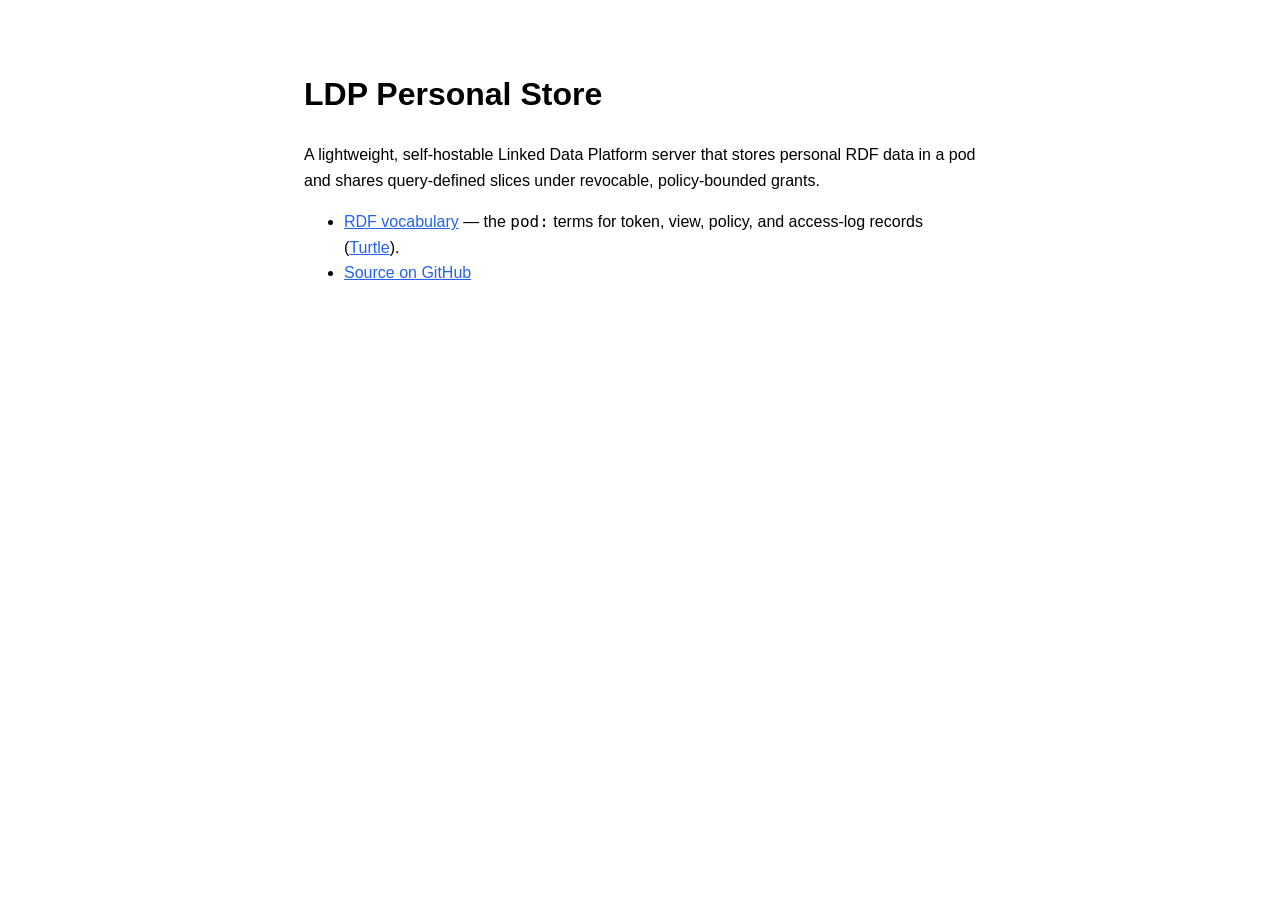
<file: docs/index.html>
<!doctype html>
<html lang="en">
<head>
<meta charset="utf-8">
<meta name="viewport" content="width=device-width, initial-scale=1">
<title>LDP Personal Store</title>
<style>
  :root { color-scheme: light dark; }
  body { margin:0; padding:3rem 1.25rem; font:16px/1.6 -apple-system,BlinkMacSystemFont,"Segoe UI",Roboto,Helvetica,Arial,sans-serif; }
  main { max-width: 42rem; margin: 0 auto; }
  a { color:#2563eb; }
  @media (prefers-color-scheme: dark) { a { color:#7aa2f7; } }
  code { font-family: ui-monospace,SFMono-Regular,Menlo,Consolas,monospace; }
</style>
</head>
<body>
<main>
  <h1>LDP Personal Store</h1>
  <p>A lightweight, self-hostable Linked Data Platform server that stores personal RDF
     data in a pod and shares query-defined slices under revocable, policy-bounded grants.</p>
  <ul>
    <li><a href="vocab.html">RDF vocabulary</a> — the <code>pod:</code> terms for token, view, policy, and access-log records (<a href="vocab.ttl">Turtle</a>).</li>
    <li><a href="https://github.com/LukasBerka/ldp-personal-store">Source on GitHub</a></li>
  </ul>
</main>
</body>
</html>
</file>
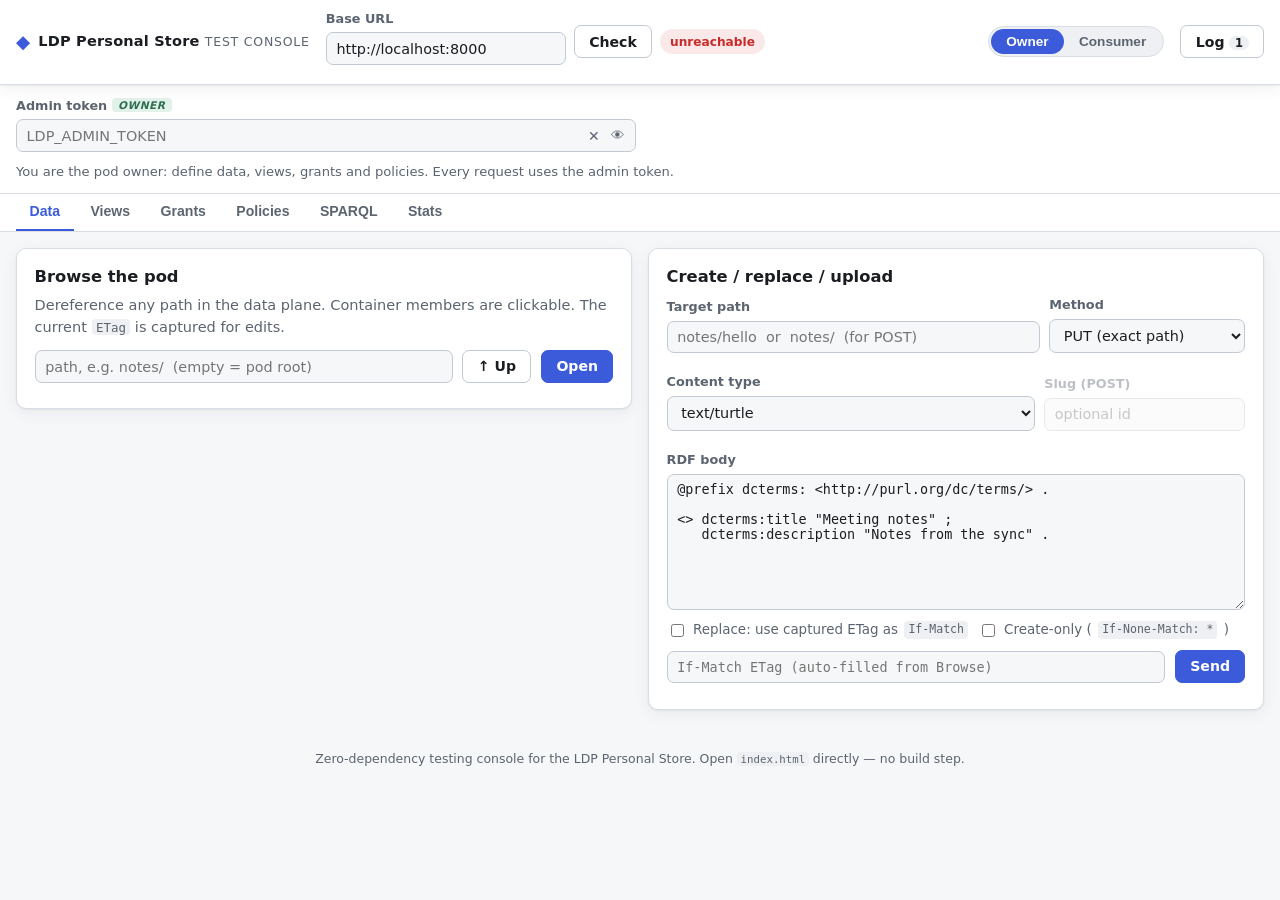
<file: testing_client/index.html>
<!doctype html>
<html lang="en">
<head>
  <meta charset="utf-8">
  <meta name="viewport" content="width=device-width, initial-scale=1">
  <title>LDP Personal Store · Test Console</title>
  <link rel="stylesheet" href="styles.css?v=2">
</head>
<body>

<header class="topbar">
  <div class="brand">
    <span class="logo" aria-hidden="true">◆</span>
    <span class="brand-name">LDP&nbsp;Personal&nbsp;Store <span class="brand-sub">Test&nbsp;Console</span></span>
  </div>

  <div class="conn">
    <label class="field base">
      <span>Base URL</span>
      <input id="baseUrl" type="url" spellcheck="false" autocomplete="off" placeholder="http://localhost:8000">
    </label>
    <button id="btnHealth" class="btn" title="GET /health">Check</button>
    <span id="healthPill" class="pill neutral" role="status">not checked</span>
  </div>

  <div class="topbar-spacer"></div>

  <div class="rolebar">
    <div class="segmented" role="tablist" aria-label="Role">
      <button id="roleOwner" data-role="owner" class="active" role="tab" aria-selected="true">Owner</button>
      <button id="roleConsumer" data-role="consumer" role="tab" aria-selected="false">Consumer</button>
    </div>
  </div>

  <button id="btnLog" class="btn ghost" title="Show request log">
    Log <span id="logCount" class="badge">0</span>
  </button>
</header>

<section class="creds">
  <label class="field" data-role-show="owner">
    <span>Admin token <em class="tag owner">owner</em></span>
    <span class="input-clear">
      <input id="adminToken" type="password" spellcheck="false" autocomplete="off" placeholder="LDP_ADMIN_TOKEN">
      <button class="mini" data-clear="adminToken" title="Forget">✕</button>
      <button class="mini" data-reveal="adminToken" title="Show/hide">👁</button>
    </span>
  </label>
  <label class="field" data-role-show="consumer">
    <span>Consumer token <em class="tag consumer">consumer</em></span>
    <span class="input-clear">
      <input id="consumerToken" type="password" spellcheck="false" autocomplete="off" placeholder="grant token from the owner">
      <button class="mini" data-clear="consumerToken" title="Forget">✕</button>
      <button class="mini" data-reveal="consumerToken" title="Show/hide">👁</button>
    </span>
  </label>
  <p class="creds-hint" data-role-show="owner">You are the pod owner: define data, views, grants and policies. Every request uses the admin token.</p>
  <p class="creds-hint" data-role-show="consumer">You are a data consumer: discover the views your grant unlocks and read through the engine surface only.</p>
</section>

<!-- ============================= OWNER TABS ============================= -->
<nav class="tabs" id="ownerTabs" data-role-show="owner" aria-label="Owner sections">
  <button class="tab active" data-tab="data">Data</button>
  <button class="tab" data-tab="views">Views</button>
  <button class="tab" data-tab="grants">Grants</button>
  <button class="tab" data-tab="policies">Policies</button>
  <button class="tab" data-tab="sparql">SPARQL</button>
  <button class="tab" data-tab="stats">Stats</button>
</nav>

<!-- ============================= CONSUMER TABS ============================= -->
<nav class="tabs" id="consumerTabs" data-role-show="consumer" aria-label="Consumer sections" hidden>
  <button class="tab active" data-tab="discover">Discover &amp; read</button>
  <button class="tab" data-tab="manual">Manual</button>
</nav>

<main id="panels">

  <!-- ---------- OWNER · DATA ---------- -->
  <section class="panel active" data-panel="data" data-role-show="owner">
    <div class="grid">
      <div class="card">
        <h2>Browse the pod</h2>
        <p class="muted">Dereference any path in the data plane. Container members are clickable. The current <code>ETag</code> is captured for edits.</p>
        <div class="row">
          <input id="dataPath" class="grow" spellcheck="false" placeholder="path, e.g. notes/  (empty = pod root)">
          <button id="btnBrowseUp" class="btn ghost" title="Parent container">↑ Up</button>
          <button id="btnBrowse" class="btn primary">Open</button>
        </div>
        <div id="browseOut" class="out"></div>
      </div>

      <div class="card">
        <h2>Create / replace / upload</h2>
        <div class="row">
          <label class="field grow"><span>Target path</span>
            <input id="writePath" spellcheck="false" placeholder="notes/hello  or  notes/  (for POST)"></label>
          <label class="field"><span>Method</span>
            <select id="writeMethod">
              <option value="PUT">PUT (exact path)</option>
              <option value="POST">POST (into container)</option>
            </select></label>
        </div>
        <div class="row">
          <label class="field grow"><span>Content type</span>
            <select id="writeCtype">
              <option value="text/turtle">text/turtle</option>
              <option value="application/ld+json">application/ld+json</option>
              <option value="application/n-triples">application/n-triples</option>
              <option value="application/rdf+xml">application/rdf+xml</option>
              <option value="__binary">Binary — upload a file…</option>
            </select></label>
          <label class="field" id="slugField"><span>Slug (POST)</span>
            <input id="writeSlug" spellcheck="false" placeholder="optional id"></label>
        </div>
        <div id="rdfBodyWrap">
          <label class="field"><span>RDF body</span>
            <textarea id="writeBody" rows="8" spellcheck="false" class="mono">@prefix dcterms: &lt;http://purl.org/dc/terms/&gt; .

&lt;&gt; dcterms:title "Meeting notes" ;
   dcterms:description "Notes from the sync" .</textarea></label>
        </div>
        <div id="binBodyWrap" hidden>
          <label class="field"><span>File</span><input id="writeFile" type="file"></label>
          <label class="field"><span>Override content type</span>
            <input id="writeBinCtype" spellcheck="false" placeholder="(defaults to the file's type)"></label>
        </div>
        <div class="row wrap">
          <label class="check"><input type="checkbox" id="writeUseEtag"> Replace: use captured ETag as <code>If-Match</code></label>
          <label class="check"><input type="checkbox" id="writeCreateOnly"> Create-only (<code>If-None-Match: *</code>)</label>
        </div>
        <div class="row">
          <input id="writeIfMatch" class="grow mono" spellcheck="false" placeholder='If-Match ETag (auto-filled from Browse)'>
          <button id="btnWrite" class="btn primary">Send</button>
        </div>
        <div id="writeOut" class="out"></div>
      </div>
    </div>
  </section>

  <!-- ---------- OWNER · VIEWS ---------- -->
  <section class="panel" data-panel="views" data-role-show="owner">
    <div class="grid">
      <div class="card">
        <h2>Define a view</h2>
        <p class="muted">A named, parameterized SPARQL <code>CONSTRUCT</code> — the sole filter on what a grant exposes.</p>
        <div class="row">
          <label class="field grow"><span>Title *</span><input id="viewTitle" placeholder="Reading list"></label>
          <label class="field"><span>Id / Slug</span><input id="viewSlug" spellcheck="false" placeholder="optional"></label>
        </div>
        <label class="field"><span>Description</span><input id="viewDesc" placeholder="Public books, filtered by author"></label>
        <div class="row">
          <label class="field grow"><span>Content-type hint</span>
            <select id="viewCtype">
              <option value="text/turtle">text/turtle</option>
              <option value="application/ld+json">application/ld+json</option>
              <option value="application/n-triples">application/n-triples</option>
              <option value="application/rdf+xml">application/rdf+xml</option>
            </select></label>
          <label class="field"><span>Max retrievals</span><input id="viewMax" type="number" min="0" placeholder="∞"></label>
        </div>
        <label class="field"><span>CONSTRUCT template *</span>
          <textarea id="viewTemplate" rows="7" spellcheck="false" class="mono">CONSTRUCT { ?s ?p ?o }
WHERE { ?s ?p ?o }</textarea></label>
        <div class="params-head">
          <span>Parameters</span>
          <button id="btnAddViewParam" class="btn ghost small">+ parameter</button>
        </div>
        <div id="viewParams" class="params"></div>
        <p class="hint">Each declared parameter must appear as <code>?name</code> in the template. Parameterized views need the explicit <code>CONSTRUCT { … } WHERE { … }</code> form.</p>
        <div class="row wrap">
          <label class="check"><input type="checkbox" id="viewReplace"> Replace at this id (PUT instead of POST)</label>
        </div>
        <div class="row">
          <button id="btnViewPreview" class="btn ghost">Preview Turtle</button>
          <button id="btnViewCreate" class="btn primary">Create view</button>
        </div>
        <pre id="viewPreview" class="code" hidden></pre>
        <div id="viewOut" class="out"></div>
      </div>

      <div class="card">
        <h2>Existing views <button id="btnViewsRefresh" class="btn ghost small">Refresh</button></h2>
        <p class="muted">From <code>/.system/views/</code>. Each definition is fetched to show its shape.</p>
        <div id="viewsList" class="list"></div>
      </div>
    </div>
  </section>

  <!-- ---------- OWNER · GRANTS ---------- -->
  <section class="panel" data-panel="grants" data-role-show="owner">
    <div class="grid">
      <div class="card">
        <h2>Issue a grant</h2>
        <p class="muted">Mint a consumer bearer token that unlocks the chosen views. The secret is shown <strong>once</strong>.</p>
        <label class="field"><span>Name (optional)</span><input id="grantTitle" placeholder="colleagues"></label>
        <div class="params-head">
          <span>Unlock views <button id="btnGrantRefresh" class="btn ghost small">Refresh</button></span>
        </div>
        <div id="grantViews" class="checklist"><p class="muted small">Refresh to load views.</p></div>
        <div class="row">
          <input id="grantCustomView" class="grow mono" spellcheck="false" placeholder="…or paste a view URI/id to add">
          <button id="btnGrantAddCustom" class="btn ghost">Add</button>
        </div>
        <div class="row">
          <button id="btnGrantIssue" class="btn primary">Issue grant</button>
        </div>
        <div id="grantSecretBox" class="secret-box" hidden></div>
        <div id="grantOut" class="out"></div>
      </div>

      <div class="card">
        <h2>Existing grants <button id="btnGrantsRefresh" class="btn ghost small">Refresh</button></h2>
        <p class="muted">From <code>/.system/tokens/</code>. Secrets are never retrievable again — only hashes are stored.</p>
        <div id="grantsList" class="list"></div>
      </div>
    </div>
  </section>

  <!-- ---------- OWNER · POLICIES ---------- -->
  <section class="panel" data-panel="policies" data-role-show="owner">
    <div class="grid">
      <div class="card">
        <h2>Bound a grant with a policy</h2>
        <p class="muted">A policy id is the last segment of a grant's <code>policyRef</code>. Any subset of the five constraints applies.</p>
        <div class="row">
          <label class="field grow"><span>Policy id</span><input id="policyId" spellcheck="false" placeholder="from a grant's policyRef"></label>
          <button id="btnPolicyLoad" class="btn ghost">Load current</button>
        </div>
        <div class="row">
          <label class="field grow"><span>Expires at <em class="muted">(UTC)</em></span><input id="polExpiresAt" type="datetime-local" step="1"></label>
        </div>
        <div class="row">
          <label class="field grow"><span>Valid from <em class="muted">(UTC)</em></span><input id="polValidFrom" type="datetime-local" step="1"></label>
          <label class="field grow"><span>Valid until <em class="muted">(UTC)</em></span><input id="polValidUntil" type="datetime-local" step="1"></label>
        </div>
        <div class="row">
          <label class="field grow"><span>Max retrievals (total)</span><input id="polMaxRetrievals" type="number" min="0" placeholder="unbounded"></label>
          <label class="field grow"><span>Min interval (seconds)</span><input id="polMinInterval" type="number" min="0" placeholder="none"></label>
        </div>
        <div class="row">
          <button id="btnPolicyPreview" class="btn ghost">Preview Turtle</button>
          <button id="btnPolicySave" class="btn primary">Save policy</button>
          <button id="btnPolicyClear" class="btn ghost">Clear fields</button>
        </div>
        <pre id="policyPreview" class="code" hidden></pre>
        <div id="policyOut" class="out"></div>
      </div>
    </div>
  </section>

  <!-- ---------- OWNER · SPARQL ---------- -->
  <section class="panel" data-panel="sparql" data-role-show="owner">
    <div class="card">
      <h2>SPARQL 1.1 query <span class="muted small">(read-only, over the union graph)</span></h2>
      <textarea id="sparqlQuery" rows="8" spellcheck="false" class="mono">SELECT ?s ?p ?o
WHERE { ?s ?p ?o }
LIMIT 25</textarea>
      <div class="row wrap">
        <label class="field"><span>Method</span>
          <select id="sparqlMethod"><option>POST</option><option>GET</option></select></label>
        <label class="field grow"><span>Accept</span>
          <select id="sparqlAccept">
            <option value="application/sparql-results+json">results+json (SELECT/ASK)</option>
            <option value="application/sparql-results+xml">results+xml</option>
            <option value="text/csv">text/csv (SELECT)</option>
            <option value="text/turtle">turtle (CONSTRUCT/DESCRIBE)</option>
            <option value="application/ld+json">ld+json</option>
            <option value="application/n-triples">n-triples</option>
            <option value="application/rdf+xml">rdf+xml</option>
          </select></label>
        <label class="check"><input type="checkbox" id="sparqlSystem"> include <code>.system/</code></label>
      </div>
      <div class="params-head"><span>Variable bindings <span class="muted small">(injection-safe)</span></span>
        <button id="btnAddBinding" class="btn ghost small">+ binding</button></div>
      <div id="sparqlBindings" class="params"></div>
      <div class="row"><button id="btnSparqlRun" class="btn primary">Run query</button></div>
      <div id="sparqlOut" class="out"></div>
    </div>
  </section>

  <!-- ---------- OWNER · STATS ---------- -->
  <section class="panel" data-panel="stats" data-role-show="owner">
    <div class="card">
      <h2>Delivery statistics <button id="btnStats" class="btn ghost small">Load</button></h2>
      <p class="muted">Aggregated from the access log via <code>/.engine/stats</code>. Successful deliveries only.</p>
      <div id="statsOut" class="out"></div>
    </div>
  </section>

  <!-- ---------- CONSUMER · DISCOVER ---------- -->
  <section class="panel" data-panel="discover" data-role-show="consumer" hidden>
    <div class="card">
      <h2>Views your grant unlocks <button id="btnDiscover" class="btn primary small">Load views</button></h2>
      <p class="muted">From <code>/.engine/discovery</code>. Fill any parameters and fetch a result; shared binaries appear as download buttons.</p>
      <div id="discoverList" class="list"></div>
    </div>
  </section>

  <!-- ---------- CONSUMER · MANUAL ---------- -->
  <section class="panel" data-panel="manual" data-role-show="consumer" hidden>
    <div class="grid">
      <div class="card">
        <h2>Fetch a view by id</h2>
        <div class="row">
          <input id="cViewId" class="grow mono" spellcheck="false" placeholder="view id">
        </div>
        <div class="params-head"><span>Parameters</span>
          <button id="btnAddCParam" class="btn ghost small">+ parameter</button></div>
        <div id="cParams" class="params"></div>
        <div class="row"><button id="btnCFetch" class="btn primary">Fetch</button></div>
        <div id="cFetchOut" class="out"></div>
      </div>
      <div class="card">
        <h2>Download a proxied resource</h2>
        <p class="muted">Paste a <code>/.engine/blob/…</code> URL from a view result.</p>
        <label class="field"><span>Blob URL</span>
          <input id="cBlobUrl" class="mono" spellcheck="false" placeholder="http://…/.engine/blob/{id}?uri=…"></label>
        <div class="row"><button id="btnCBlob" class="btn primary">Download</button></div>
        <div id="cBlobOut" class="out"></div>
      </div>
    </div>
  </section>

</main>

<!-- ============================= LOG DRAWER ============================= -->
<aside id="logDrawer" class="log-drawer" hidden aria-label="Request log">
  <div class="log-head">
    <strong>Request log</strong>
    <span class="grow"></span>
    <button id="btnLogClear" class="btn ghost small">Clear</button>
    <button id="btnLogClose" class="btn ghost small">Close ✕</button>
  </div>
  <div id="logBody" class="log-body"></div>
</aside>

<div id="toasts" class="toasts" aria-live="polite"></div>

<footer class="foot">
  <span>Zero-dependency testing console for the LDP Personal Store. Open <code>index.html</code> directly — no build step.</span>
</footer>

<script src="rdf.js?v=2"></script>
<script src="client.js?v=2"></script>
<script src="app.js?v=2"></script>
</body>
</html>
</file>
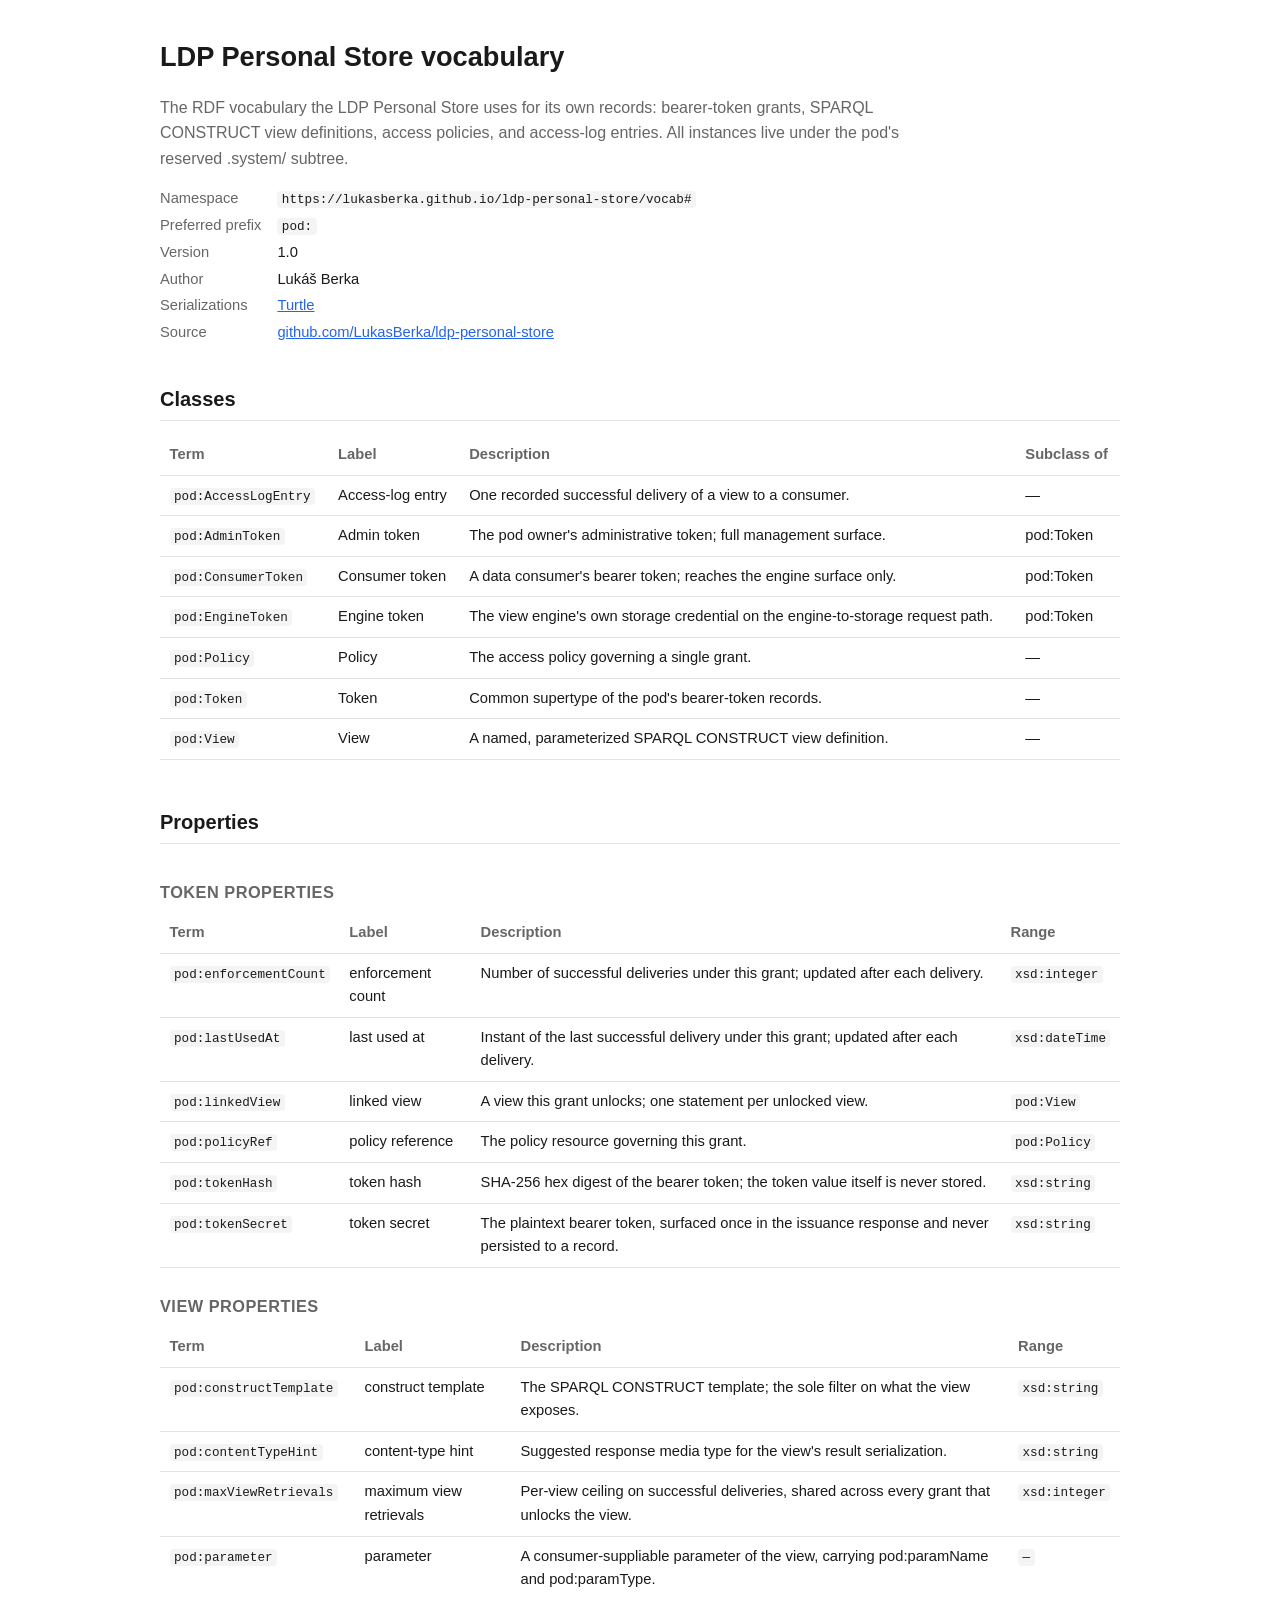
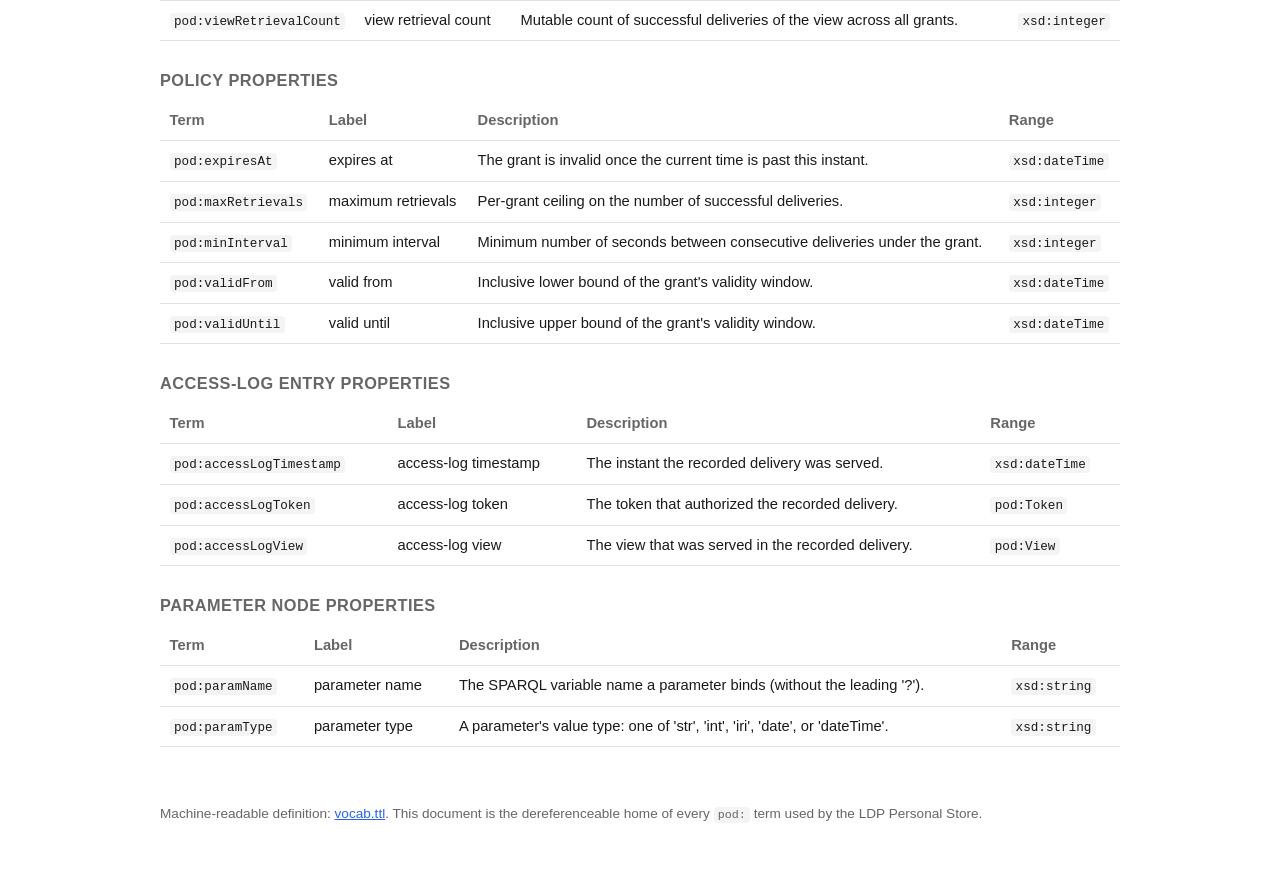
<file: docs/vocab.html>
<!doctype html>
<html lang="en">
<head>
<meta charset="utf-8">
<meta name="viewport" content="width=device-width, initial-scale=1">
<title>LDP Personal Store vocabulary</title>
<link rel="alternate" type="text/turtle" href="vocab.ttl">
<style>
  :root { color-scheme: light dark; --fg:#1a1a1a; --bg:#ffffff; --muted:#666; --border:#e2e2e2; --code:#f4f4f5; --accent:#2563eb; }
  @media (prefers-color-scheme: dark) { :root { --fg:#e6e6e6; --bg:#141414; --muted:#9a9a9a; --border:#2c2c2c; --code:#1f1f22; --accent:#7aa2f7; } }
  * { box-sizing: border-box; }
  body { margin:0; padding:2rem 1.25rem 4rem; font:16px/1.6 -apple-system,BlinkMacSystemFont,"Segoe UI",Roboto,Helvetica,Arial,sans-serif; color:var(--fg); background:var(--bg); }
  main { max-width: 60rem; margin: 0 auto; }
  h1 { font-size: 1.7rem; margin:.2rem 0 .4rem; }
  h2 { font-size:1.25rem; margin:2.4rem 0 .6rem; border-bottom:1px solid var(--border); padding-bottom:.3rem; }
  h3 { font-size:1.02rem; margin:1.6rem 0 .5rem; color:var(--muted); text-transform:uppercase; letter-spacing:.03em; }
  a { color: var(--accent); }
  code { background:var(--code); padding:.08em .35em; border-radius:4px; font:.86em ui-monospace,SFMono-Regular,Menlo,Consolas,monospace; }
  .lead { color:var(--muted); max-width:48rem; }
  dl.meta { display:grid; grid-template-columns:auto 1fr; gap:.2rem 1rem; margin:1rem 0 0; font-size:.92rem; }
  dl.meta dt { color:var(--muted); }
  dl.meta dd { margin:0; }
  dl.meta code { word-break:break-all; }
  .tablewrap { overflow-x:auto; }
  table { border-collapse:collapse; width:100%; margin:.3rem 0 .5rem; font-size:.92rem; }
  th,td { text-align:left; vertical-align:top; padding:.5rem .6rem; border-bottom:1px solid var(--border); }
  th { color:var(--muted); font-weight:600; white-space:nowrap; }
  td code { white-space:nowrap; }
  tr:target { background:color-mix(in srgb, var(--accent) 14%, transparent); }
  footer { margin-top:3rem; color:var(--muted); font-size:.85rem; }
</style>
</head>
<body>
<main>
  <h1>LDP Personal Store vocabulary</h1>
  <p class="lead">The RDF vocabulary the LDP Personal Store uses for its own records: bearer-token grants, SPARQL CONSTRUCT view definitions, access policies, and access-log entries. All instances live under the pod&#x27;s reserved .system/ subtree.</p>
  <dl class="meta">
    <dt>Namespace</dt><dd><code>https://lukasberka.github.io/ldp-personal-store/vocab#</code></dd>
    <dt>Preferred prefix</dt><dd><code>pod:</code></dd>
    <dt>Version</dt><dd>1.0</dd>
    <dt>Author</dt><dd>Lukáš Berka</dd>
    <dt>Serializations</dt><dd><a href="vocab.ttl">Turtle</a></dd>
    <dt>Source</dt><dd><a href="https://github.com/LukasBerka/ldp-personal-store">github.com/LukasBerka/ldp-personal-store</a></dd>
  </dl>

  <h2>Classes</h2>
  <div class="tablewrap">
  <table>
    <thead><tr><th>Term</th><th>Label</th><th>Description</th><th>Subclass of</th></tr></thead>
    <tbody>
<tr id="AccessLogEntry"><td><code>pod:AccessLogEntry</code></td><td>Access-log entry</td><td>One recorded successful delivery of a view to a consumer.</td><td>—</td></tr><tr id="AdminToken"><td><code>pod:AdminToken</code></td><td>Admin token</td><td>The pod owner&#x27;s administrative token; full management surface.</td><td>pod:Token</td></tr><tr id="ConsumerToken"><td><code>pod:ConsumerToken</code></td><td>Consumer token</td><td>A data consumer&#x27;s bearer token; reaches the engine surface only.</td><td>pod:Token</td></tr><tr id="EngineToken"><td><code>pod:EngineToken</code></td><td>Engine token</td><td>The view engine&#x27;s own storage credential on the engine-to-storage request path.</td><td>pod:Token</td></tr><tr id="Policy"><td><code>pod:Policy</code></td><td>Policy</td><td>The access policy governing a single grant.</td><td>—</td></tr><tr id="Token"><td><code>pod:Token</code></td><td>Token</td><td>Common supertype of the pod&#x27;s bearer-token records.</td><td>—</td></tr><tr id="View"><td><code>pod:View</code></td><td>View</td><td>A named, parameterized SPARQL CONSTRUCT view definition.</td><td>—</td></tr>
    </tbody>
  </table>
  </div>

  <h2>Properties</h2>
  <div class="tablewrap">
<h3>Token properties</h3>
<table>
<thead><tr><th>Term</th><th>Label</th><th>Description</th><th>Range</th></tr></thead>
<tbody>
<tr id="enforcementCount"><td><code>pod:enforcementCount</code></td><td>enforcement count</td><td>Number of successful deliveries under this grant; updated after each delivery.</td><td><code>xsd:integer</code></td></tr><tr id="lastUsedAt"><td><code>pod:lastUsedAt</code></td><td>last used at</td><td>Instant of the last successful delivery under this grant; updated after each delivery.</td><td><code>xsd:dateTime</code></td></tr><tr id="linkedView"><td><code>pod:linkedView</code></td><td>linked view</td><td>A view this grant unlocks; one statement per unlocked view.</td><td><code>pod:View</code></td></tr><tr id="policyRef"><td><code>pod:policyRef</code></td><td>policy reference</td><td>The policy resource governing this grant.</td><td><code>pod:Policy</code></td></tr><tr id="tokenHash"><td><code>pod:tokenHash</code></td><td>token hash</td><td>SHA-256 hex digest of the bearer token; the token value itself is never stored.</td><td><code>xsd:string</code></td></tr><tr id="tokenSecret"><td><code>pod:tokenSecret</code></td><td>token secret</td><td>The plaintext bearer token, surfaced once in the issuance response and never persisted to a record.</td><td><code>xsd:string</code></td></tr>
</tbody></table>
<h3>View properties</h3>
<table>
<thead><tr><th>Term</th><th>Label</th><th>Description</th><th>Range</th></tr></thead>
<tbody>
<tr id="constructTemplate"><td><code>pod:constructTemplate</code></td><td>construct template</td><td>The SPARQL CONSTRUCT template; the sole filter on what the view exposes.</td><td><code>xsd:string</code></td></tr><tr id="contentTypeHint"><td><code>pod:contentTypeHint</code></td><td>content-type hint</td><td>Suggested response media type for the view&#x27;s result serialization.</td><td><code>xsd:string</code></td></tr><tr id="maxViewRetrievals"><td><code>pod:maxViewRetrievals</code></td><td>maximum view retrievals</td><td>Per-view ceiling on successful deliveries, shared across every grant that unlocks the view.</td><td><code>xsd:integer</code></td></tr><tr id="parameter"><td><code>pod:parameter</code></td><td>parameter</td><td>A consumer-suppliable parameter of the view, carrying pod:paramName and pod:paramType.</td><td><code>—</code></td></tr><tr id="viewRetrievalCount"><td><code>pod:viewRetrievalCount</code></td><td>view retrieval count</td><td>Mutable count of successful deliveries of the view across all grants.</td><td><code>xsd:integer</code></td></tr>
</tbody></table>
<h3>Policy properties</h3>
<table>
<thead><tr><th>Term</th><th>Label</th><th>Description</th><th>Range</th></tr></thead>
<tbody>
<tr id="expiresAt"><td><code>pod:expiresAt</code></td><td>expires at</td><td>The grant is invalid once the current time is past this instant.</td><td><code>xsd:dateTime</code></td></tr><tr id="maxRetrievals"><td><code>pod:maxRetrievals</code></td><td>maximum retrievals</td><td>Per-grant ceiling on the number of successful deliveries.</td><td><code>xsd:integer</code></td></tr><tr id="minInterval"><td><code>pod:minInterval</code></td><td>minimum interval</td><td>Minimum number of seconds between consecutive deliveries under the grant.</td><td><code>xsd:integer</code></td></tr><tr id="validFrom"><td><code>pod:validFrom</code></td><td>valid from</td><td>Inclusive lower bound of the grant&#x27;s validity window.</td><td><code>xsd:dateTime</code></td></tr><tr id="validUntil"><td><code>pod:validUntil</code></td><td>valid until</td><td>Inclusive upper bound of the grant&#x27;s validity window.</td><td><code>xsd:dateTime</code></td></tr>
</tbody></table>
<h3>Access-log entry properties</h3>
<table>
<thead><tr><th>Term</th><th>Label</th><th>Description</th><th>Range</th></tr></thead>
<tbody>
<tr id="accessLogTimestamp"><td><code>pod:accessLogTimestamp</code></td><td>access-log timestamp</td><td>The instant the recorded delivery was served.</td><td><code>xsd:dateTime</code></td></tr><tr id="accessLogToken"><td><code>pod:accessLogToken</code></td><td>access-log token</td><td>The token that authorized the recorded delivery.</td><td><code>pod:Token</code></td></tr><tr id="accessLogView"><td><code>pod:accessLogView</code></td><td>access-log view</td><td>The view that was served in the recorded delivery.</td><td><code>pod:View</code></td></tr>
</tbody></table>
<h3>Parameter node properties</h3>
<table>
<thead><tr><th>Term</th><th>Label</th><th>Description</th><th>Range</th></tr></thead>
<tbody>
<tr id="paramName"><td><code>pod:paramName</code></td><td>parameter name</td><td>The SPARQL variable name a parameter binds (without the leading &#x27;?&#x27;).</td><td><code>xsd:string</code></td></tr><tr id="paramType"><td><code>pod:paramType</code></td><td>parameter type</td><td>A parameter&#x27;s value type: one of &#x27;str&#x27;, &#x27;int&#x27;, &#x27;iri&#x27;, &#x27;date&#x27;, or &#x27;dateTime&#x27;.</td><td><code>xsd:string</code></td></tr>
</tbody></table>

  </div>

  <footer>
    Machine-readable definition: <a href="vocab.ttl">vocab.ttl</a>.
    This document is the dereferenceable home of every <code>pod:</code> term used by the LDP Personal Store.
  </footer>
</main>
</body>
</html>
</file>
<file: testing_client/styles.css>
/* LDP Pod · Test Console — zero-dependency styling. Light/dark aware. */

:root {
  --bg: #f6f7f9;
  --bg-elev: #ffffff;
  --bg-sunken: #eef0f3;
  --text: #1a1d21;
  --text-dim: #5b6470;
  --border: #d9dee4;
  --border-strong: #c2c9d2;
  --accent: #3b5bdb;
  --accent-text: #ffffff;
  --accent-soft: #e7ecfd;
  --owner: #2f6f4f;
  --owner-soft: #e2f2ea;
  --consumer: #8a5a1a;
  --consumer-soft: #f6ebda;
  --ok: #2b8a3e;
  --ok-soft: #e6f4ea;
  --warn: #b5860b;
  --err: #c92a2a;
  --err-soft: #fbe9e9;
  --code-bg: #1e222a;
  --code-text: #e6e9ef;
  --radius: 10px;
  --radius-sm: 7px;
  --shadow: 0 1px 2px rgba(20,30,50,.06), 0 4px 16px rgba(20,30,50,.06);
  --mono: ui-monospace, "SF Mono", "JetBrains Mono", "Cascadia Code", Menlo, Consolas, monospace;
  --sans: system-ui, -apple-system, "Segoe UI", Roboto, Helvetica, Arial, sans-serif;
}

@media (prefers-color-scheme: dark) {
  :root {
    --bg: #10131a;
    --bg-elev: #191d26;
    --bg-sunken: #12151c;
    --text: #e7eaf0;
    --text-dim: #97a1b0;
    --border: #2a303c;
    --border-strong: #384051;
    --accent: #5c7cfa;
    --accent-text: #0b0e14;
    --accent-soft: #1c2540;
    --owner: #63c896;
    --owner-soft: #16281f;
    --consumer: #d5a15a;
    --consumer-soft: #2a2013;
    --ok: #51cf66;
    --ok-soft: #14261a;
    --warn: #e6b53c;
    --err: #ff6b6b;
    --err-soft: #2a1618;
    --code-bg: #0c0f15;
    --code-text: #dbe0ea;
    --shadow: 0 1px 2px rgba(0,0,0,.4), 0 6px 20px rgba(0,0,0,.35);
  }
}

* { box-sizing: border-box; }
html { -webkit-text-size-adjust: 100%; }
body {
  margin: 0;
  font-family: var(--sans);
  font-size: 14.5px;
  line-height: 1.5;
  color: var(--text);
  background: var(--bg);
}
h2 { font-size: 1.02rem; margin: 0 0 .35rem; display: flex; align-items: center; gap: .5rem; }
code { font-family: var(--mono); font-size: .86em; background: var(--bg-sunken); padding: .05em .35em; border-radius: 4px; }
.muted { color: var(--text-dim); margin: .1rem 0 .7rem; }
.muted.small, .small { font-size: .82rem; }
a { color: var(--accent); }

/* ---------- top bar ---------- */
.topbar {
  position: sticky; top: 0; z-index: 40;
  display: flex; align-items: center; gap: 1rem; flex-wrap: wrap;
  padding: .55rem 1rem;
  background: var(--bg-elev);
  border-bottom: 1px solid var(--border);
  box-shadow: var(--shadow);
}
.brand { display: flex; align-items: center; gap: .5rem; font-weight: 700; letter-spacing: .2px; }
.logo { color: var(--accent); font-size: 1.15rem; }
.brand-sub { font-weight: 500; color: var(--text-dim); font-size: .78rem; text-transform: uppercase; letter-spacing: .8px; }
.topbar-spacer { flex: 1 1 auto; }
.conn { display: flex; align-items: center; gap: .5rem; flex-wrap: wrap; }
.conn .base input { min-width: 15rem; }

/* segmented role switch */
.segmented { display: inline-flex; background: var(--bg-sunken); border: 1px solid var(--border); border-radius: 999px; padding: 2px; }
.segmented button {
  border: 0; background: transparent; color: var(--text-dim);
  padding: .32rem .95rem; border-radius: 999px; cursor: pointer; font-weight: 600; font-size: .85rem;
}
.segmented button.active { background: var(--accent); color: var(--accent-text); }

/* ---------- credentials strip ---------- */
.creds {
  display: grid; grid-template-columns: 1fr 1fr; gap: .6rem 1.2rem;
  padding: .7rem 1rem; background: var(--bg-elev); border-bottom: 1px solid var(--border);
}
.creds .field { margin: 0; }
.creds-hint { grid-column: 1 / -1; margin: 0; font-size: .82rem; color: var(--text-dim); }
.input-clear { position: relative; display: flex; align-items: center; }
.input-clear input { flex: 1; padding-right: 3.4rem; }
.input-clear .mini { position: static; }
.input-clear .mini:nth-of-type(1) { margin-left: -3.4rem; }

/* ---------- tabs ---------- */
.tabs { display: flex; gap: .2rem; padding: 0 1rem; background: var(--bg-elev); border-bottom: 1px solid var(--border); overflow-x: auto; }
.tab {
  border: 0; background: transparent; color: var(--text-dim);
  padding: .6rem .85rem; cursor: pointer; font-weight: 600; font-size: .88rem;
  border-bottom: 2px solid transparent; white-space: nowrap;
}
.tab:hover { color: var(--text); }
.tab.active { color: var(--accent); border-bottom-color: var(--accent); }

/* ---------- layout ---------- */
main { padding: 1rem; max-width: 1280px; margin: 0 auto; }
.panel { display: none; }
.panel.active { display: block; }
.grid { display: grid; grid-template-columns: repeat(auto-fit, minmax(min(100%, 30rem), 1fr)); gap: 1rem; align-items: start; }
.card {
  background: var(--bg-elev); border: 1px solid var(--border); border-radius: var(--radius);
  padding: 1rem 1.1rem; box-shadow: var(--shadow);
}

/* ---------- forms ---------- */
.field { display: flex; flex-direction: column; gap: .28rem; margin: 0 0 .6rem; min-width: 0; }
.field > span { font-size: .8rem; color: var(--text-dim); font-weight: 600; }
.field.grow { flex: 1; }
input, select, textarea {
  font-family: var(--sans); font-size: .9rem; color: var(--text);
  background: var(--bg); border: 1px solid var(--border-strong); border-radius: var(--radius-sm);
  padding: .46rem .6rem; width: 100%;
}
input:focus, select:focus, textarea:focus { outline: 2px solid var(--accent); outline-offset: -1px; border-color: var(--accent); }
textarea { resize: vertical; }
textarea.mono, input.mono { font-family: var(--mono); font-size: .84rem; }
.row { display: flex; gap: .6rem; align-items: flex-end; margin-bottom: .6rem; }
.row.wrap { flex-wrap: wrap; }
.grow { flex: 1; }
.check { display: inline-flex; align-items: center; gap: .4rem; font-size: .84rem; color: var(--text-dim); cursor: pointer; }
.check input { width: auto; }
.hint { font-size: .78rem; color: var(--text-dim); margin: .1rem 0 .6rem; }

/* buttons */
.btn {
  font-family: var(--sans); font-weight: 600; font-size: .88rem;
  padding: .48rem .9rem; border-radius: var(--radius-sm); cursor: pointer;
  border: 1px solid var(--border-strong); background: var(--bg-elev); color: var(--text);
  white-space: nowrap;
}
.btn:hover { border-color: var(--accent); }
.btn.primary { background: var(--accent); border-color: var(--accent); color: var(--accent-text); }
.btn.primary:hover { filter: brightness(1.06); }
.btn.ghost { background: transparent; }
.btn.small { padding: .28rem .55rem; font-size: .78rem; }
.btn:disabled { opacity: .5; cursor: not-allowed; }
.mini { border: 0; background: transparent; cursor: pointer; color: var(--text-dim); font-size: .85rem; padding: .2rem .35rem; }
.mini:hover { color: var(--text); }

/* parameter / binding rows */
.params-head { display: flex; align-items: center; justify-content: space-between; font-size: .8rem; font-weight: 600; color: var(--text-dim); margin: .3rem 0; }
.params { display: flex; flex-direction: column; gap: .4rem; margin-bottom: .5rem; }
.param-row { display: flex; gap: .4rem; align-items: center; }
.param-row input, .param-row select { padding: .34rem .5rem; }

/* checklist */
.checklist { display: flex; flex-direction: column; gap: .3rem; max-height: 16rem; overflow: auto; border: 1px solid var(--border); border-radius: var(--radius-sm); padding: .5rem; margin-bottom: .6rem; }
.checklist label { display: flex; gap: .5rem; align-items: baseline; font-size: .86rem; }
.checklist label input { width: auto; }
.checklist .vid { font-family: var(--mono); font-size: .78rem; color: var(--text-dim); }

/* ---------- pills / tags / badges ---------- */
.pill { font-size: .76rem; font-weight: 600; padding: .16rem .55rem; border-radius: 999px; border: 1px solid transparent; }
.pill.neutral { background: var(--bg-sunken); color: var(--text-dim); }
.pill.ok { background: var(--ok-soft); color: var(--ok); }
.pill.err { background: var(--err-soft); color: var(--err); }
.pill.warn { background: var(--consumer-soft); color: var(--warn); }
.tag { font-size: .66rem; text-transform: uppercase; letter-spacing: .5px; padding: .06rem .4rem; border-radius: 4px; font-weight: 700; vertical-align: middle; }
.tag.owner { background: var(--owner-soft); color: var(--owner); }
.tag.consumer { background: var(--consumer-soft); color: var(--consumer); }
.badge { display: inline-block; min-width: 1.2rem; text-align: center; background: var(--bg-sunken); border-radius: 999px; padding: 0 .35rem; font-size: .72rem; }
.chip { display: inline-block; font-family: var(--mono); font-size: .74rem; background: var(--accent-soft); color: var(--accent); padding: .08rem .45rem; border-radius: 5px; margin: .1rem .2rem .1rem 0; }
.chip.type { background: var(--bg-sunken); color: var(--text-dim); }

/* ---------- output areas ---------- */
.out { margin-top: .7rem; }
.out:empty { margin-top: 0; }
.resp-head { display: flex; align-items: center; gap: .5rem; flex-wrap: wrap; margin-bottom: .4rem; font-size: .82rem; }
.resp-head .status { font-weight: 700; }
.status-2 { color: var(--ok); } .status-3 { color: var(--warn); }
.status-4, .status-5, .status-0 { color: var(--err); }
.kv { font-family: var(--mono); font-size: .76rem; color: var(--text-dim); }
.code {
  font-family: var(--mono); font-size: .8rem; line-height: 1.45;
  background: var(--code-bg); color: var(--code-text);
  padding: .7rem .8rem; border-radius: var(--radius-sm); overflow: auto; max-height: 30rem; white-space: pre; margin: .3rem 0;
}
.notice { padding: .55rem .7rem; border-radius: var(--radius-sm); font-size: .85rem; margin: .3rem 0; }
.notice.err { background: var(--err-soft); color: var(--err); border: 1px solid var(--err); }
.notice.ok { background: var(--ok-soft); color: var(--ok); border: 1px solid transparent; }
.notice.info { background: var(--accent-soft); color: var(--accent); }

/* tables */
table.data { width: 100%; border-collapse: collapse; font-size: .82rem; margin: .3rem 0; display: block; overflow: auto; max-height: 30rem; }
table.data th, table.data td { border: 1px solid var(--border); padding: .32rem .5rem; text-align: left; vertical-align: top; }
table.data th { background: var(--bg-sunken); position: sticky; top: 0; }
table.data td { font-family: var(--mono); font-size: .76rem; word-break: break-word; }

/* list of entities (views, grants, discovery) */
.list { display: flex; flex-direction: column; gap: .55rem; }
.item { border: 1px solid var(--border); border-radius: var(--radius-sm); padding: .6rem .75rem; background: var(--bg); }
.item .item-head { display: flex; align-items: baseline; gap: .5rem; flex-wrap: wrap; }
.item .item-title { font-weight: 700; }
.item .item-id { font-family: var(--mono); font-size: .76rem; color: var(--text-dim); }
.item .item-desc { color: var(--text-dim); font-size: .84rem; margin: .2rem 0; }
.item .item-actions { display: flex; gap: .35rem; flex-wrap: wrap; margin-top: .4rem; }
.item .item-body { margin-top: .5rem; }
.member-row { display: flex; align-items: center; gap: .5rem; padding: .2rem 0; border-top: 1px solid var(--border); }
.member-row:first-child { border-top: 0; }
.member-row .name { flex: 1; font-family: var(--mono); font-size: .8rem; word-break: break-all; }
.link-btn { background: none; border: 0; color: var(--accent); cursor: pointer; font: inherit; padding: 0; text-align: left; }
.link-btn:hover { text-decoration: underline; }
.breadcrumb { font-family: var(--mono); font-size: .78rem; color: var(--text-dim); margin-bottom: .4rem; word-break: break-all; }

/* secret box */
.secret-box { border: 2px dashed var(--accent); border-radius: var(--radius); padding: .8rem; margin: .6rem 0; background: var(--accent-soft); }
.secret-box .secret-val { font-family: var(--mono); font-size: .9rem; word-break: break-all; background: var(--bg-elev); border: 1px solid var(--border); border-radius: 6px; padding: .5rem .6rem; margin: .4rem 0; }
.secret-box .row { margin-bottom: .3rem; }

.preview { max-width: 100%; max-height: 18rem; border-radius: 6px; border: 1px solid var(--border); margin: .4rem 0; display: block; }

/* ---------- log drawer ---------- */
.log-drawer {
  position: fixed; right: 0; bottom: 0; z-index: 60;
  width: min(560px, 100vw); max-height: 65vh;
  display: flex; flex-direction: column;
  background: var(--bg-elev); border: 1px solid var(--border); border-radius: var(--radius) 0 0 0;
  box-shadow: 0 -4px 30px rgba(0,0,0,.25);
}
.log-head { display: flex; align-items: center; gap: .5rem; padding: .6rem .8rem; border-bottom: 1px solid var(--border); }
.log-body { overflow: auto; padding: .5rem .6rem; }
.log-entry { border: 1px solid var(--border); border-radius: 6px; margin-bottom: .4rem; overflow: hidden; }
.log-entry > summary { cursor: pointer; padding: .4rem .55rem; font-size: .8rem; display: flex; gap: .5rem; align-items: center; list-style: none; }
.log-entry > summary::-webkit-details-marker { display: none; }
.log-entry .method { font-family: var(--mono); font-weight: 700; }
.log-entry .url { flex: 1; font-family: var(--mono); font-size: .74rem; color: var(--text-dim); overflow: hidden; text-overflow: ellipsis; white-space: nowrap; }
.log-entry .detail { padding: .3rem .55rem .55rem; border-top: 1px solid var(--border); }
.log-entry .detail .code { max-height: 14rem; font-size: .72rem; }

/* toasts */
.toasts { position: fixed; bottom: 1rem; left: 50%; transform: translateX(-50%); z-index: 80; display: flex; flex-direction: column; gap: .4rem; align-items: center; }
.toast { background: var(--code-bg); color: var(--code-text); padding: .5rem .85rem; border-radius: 999px; font-size: .84rem; box-shadow: var(--shadow); animation: pop .2s ease; }
.toast.err { background: var(--err); color: #fff; }
.toast.ok { background: var(--ok); color: #06210e; }
@keyframes pop { from { opacity: 0; transform: translateY(6px); } to { opacity: 1; transform: none; } }

.foot { text-align: center; color: var(--text-dim); font-size: .78rem; padding: 1.5rem 1rem 2.5rem; }
.flash { animation: flash 1s ease; }
@keyframes flash { 0% { background: var(--accent-soft); } 100% { background: transparent; } }

[hidden] { display: none !important; }

@media (max-width: 640px) {
  .creds { grid-template-columns: 1fr; }
  .topbar { gap: .5rem; }
  .conn .base input { min-width: 10rem; }
}
</file>
